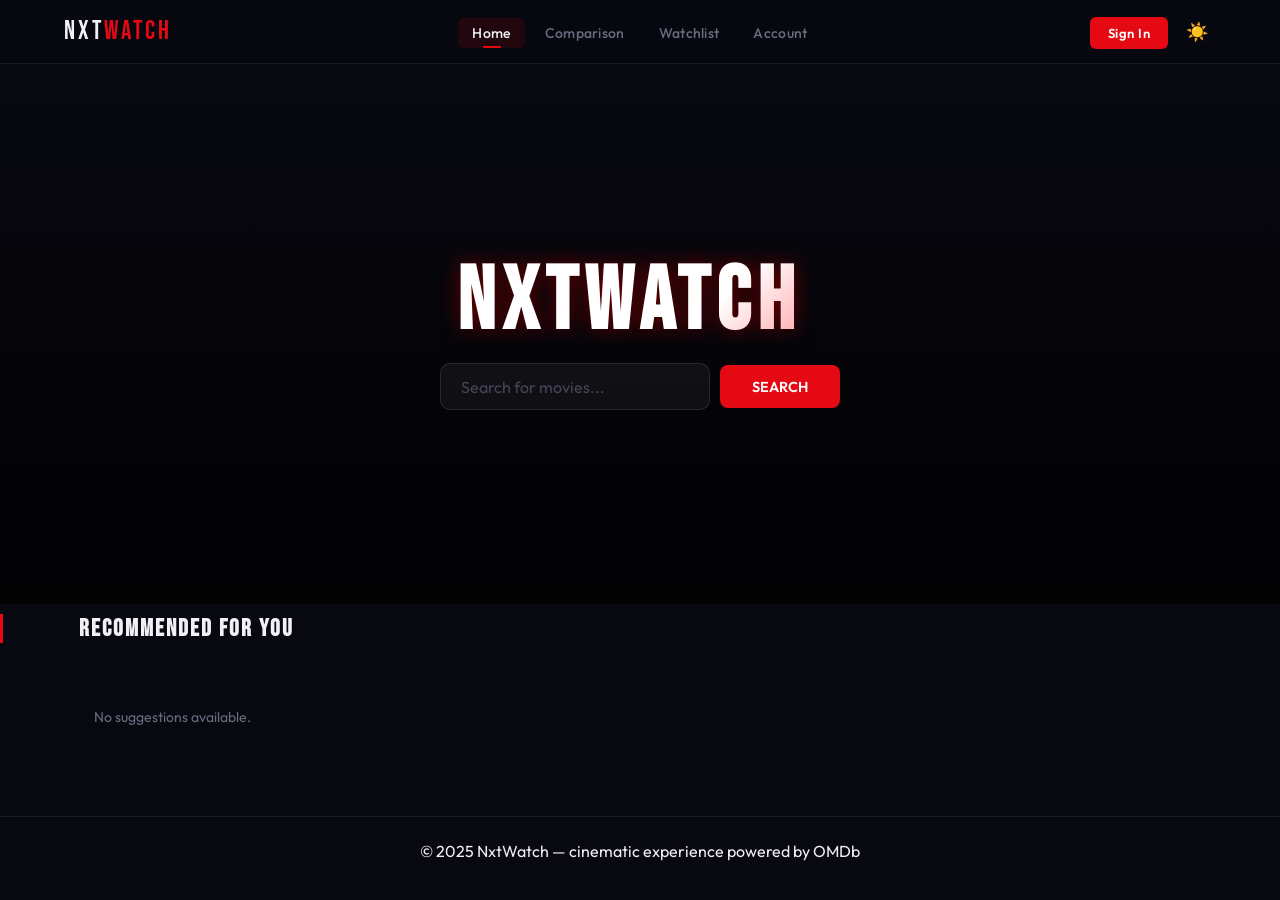
<file: index.html>
<!DOCTYPE html>
<html lang="en">
<head>
    <meta charset="UTF-8">
    <meta name="viewport" content="width=device-width, initial-scale=1.0, viewport-fit=cover">
    <title>NxtWatch - Stream｜Compare｜Watchlist</title>
    <link rel="stylesheet" href="css/base.css">
    <link rel="stylesheet" href="css/home.css">
    <link href="https://fonts.googleapis.com/css2?family=Bebas+Neue&family=Outfit:wght@300;400;500;600;700;800&display=swap" rel="stylesheet">
</head>
<body>

    <!-- شريط التنقل القياسي الموحد -->
    <nav class="navbar">
        <div class="logo">NXT<span>WATCH</span></div>
        <ul class="nav-links">
            <li><a href="index.html" class="active">Home</a></li>
            <li><a href="comparison.html">Comparison</a></li>
            <li><a href="watchlist.html">Watchlist</a></li>
            <li><a href="account.html">Account</a></li>

        </ul>
        <div class="navbar-right">
            <div id="userArea"></div>
            <button class="theme-toggle-nav" onclick="toggleTheme()">🌙</button>
        </div>
    </nav>

    <!-- قسم الهيرو (يأتي بعد الشريط) -->
   <!-- قسم الهيرو (يأتي بعد الشريط) -->
<header class="hero-section-home">
    <video autoplay loop muted playsinline class="hero-video-bg">
        <!-- تريلر سينمائي HD من نفس السيرفر المضمون -->
        <source src="https://www.w3schools.com/howto/rain.mp4" type="video/mp4">
    </video>
    
    <div class="hero-video-overlay"></div>

    <div class="hero-content">
        <h1 class="mega-title">NXTWATCH</h1>
        <div class="search-box-hero">
            <input type="text" id="globalSearchInput" placeholder="Search for movies...">
            <button id="heroSearchBtn">SEARCH</button>
        </div>
    </div>
</header>
    <section class="suggested-section">
        <h2 class="section-title"> Recommended for you</h2>
        <div id="suggestedGrid" class="movie-grid"></div>
    </section>

    <main>
        <div id="searchResultsArea" style="display: none;">
            <h2 class="section-title" id="searchResultTitle">loading results</h2>
            <div id="movieGrid" class="movie-grid"></div>
        </div>
    </main>

    <footer>
        <p>© 2025 NxtWatch — cinematic experience powered by OMDb</p>
    </footer>

    <script src="js/core.js"></script>
    <script src="js/home.js"></script>
</body>
</html>
</file>
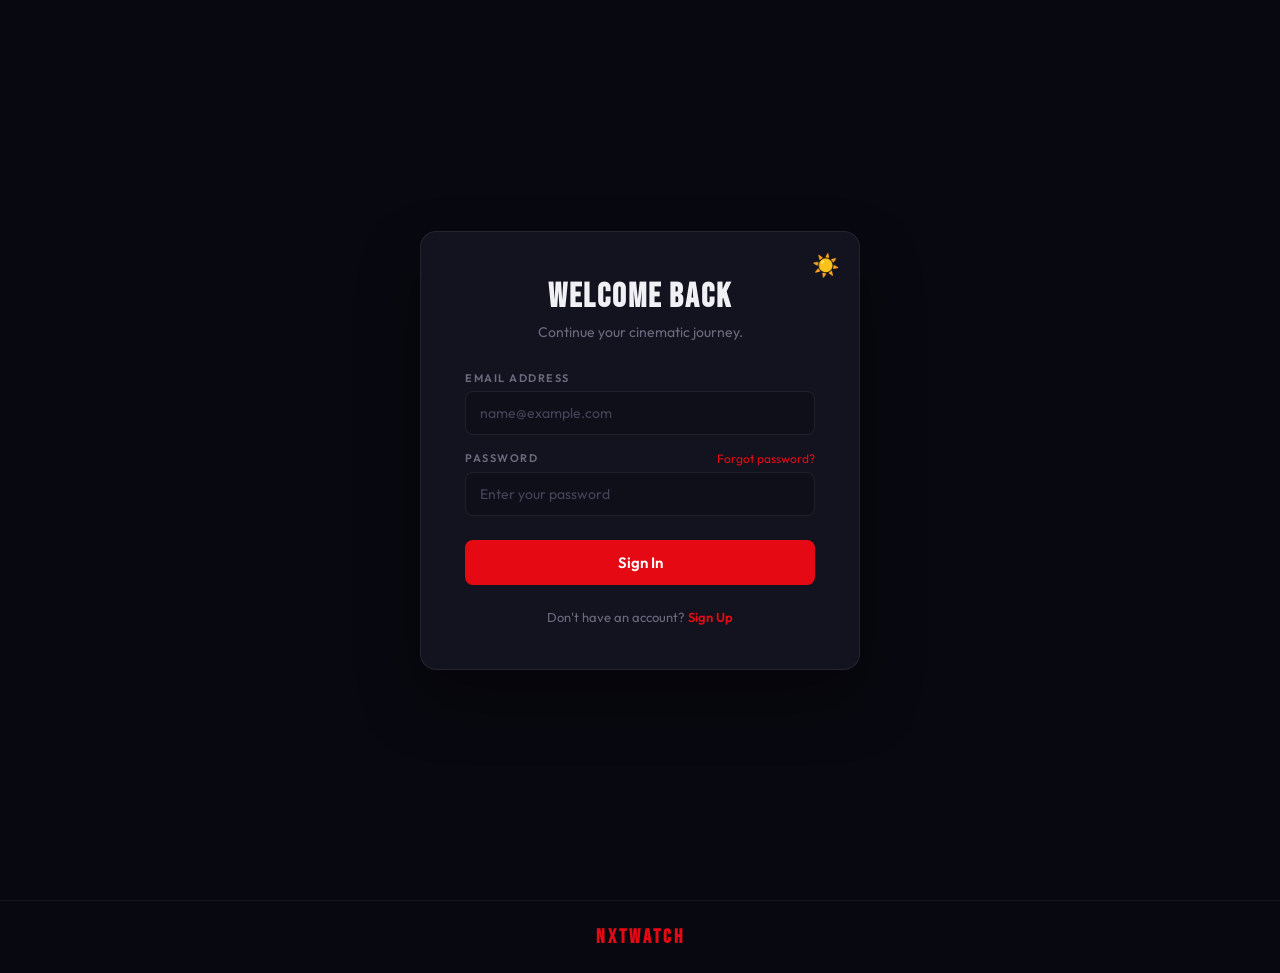
<file: account.html>
<!DOCTYPE html>
<html lang="en">
<head>
    <meta charset="UTF-8">
    <meta name="viewport" content="width=device-width, initial-scale=1.0">
    <title>NxtWatch - My Account</title>
    <link rel="stylesheet" href="css/base.css">
     <link rel="stylesheet" href="css/account.css">
    
    <link href="https://fonts.googleapis.com/css2?family=Bebas+Neue&family=Outfit:wght@300;400;500;600;700&display=swap" rel="stylesheet">
</head>
<body>
    <nav class="navbar">
        <div class="logo">NXT<span>WATCH</span></div>
        <ul class="nav-links">
            <li><a href="index.html">Main</a></li>
            <li><a href="comparison.html">Comparison</a></li>
            <li><a href="watchlist.html">Watchlist</a></li>
            <li><a href="account.html" class="active">Account</a></li>
        </ul>
        <div class="navbar-right">
            <div id="userArea"></div>
            <button class="theme-toggle-nav" onclick="toggleTheme()">🌙</button>
        </div>
    </nav>

    <div class="account-container">
        <div class="profile-header" id="profileHeader"></div>
        <div class="stats-row" id="statsRow" style="justify-content: center;"></div>

        <section class="my-watchlist-section">
            <div class="section-header">
                <h2>My Watchlist</h2>
                <a href="watchlist.html">Manage →</a>
            </div>
            <div id="watchlistAccountGrid" class="watchlist-grid"></div>
        </section>

        <section class="settings-section">
            <h2>Account Settings</h2>
            <div class="settings-form">
                <div class="form-group">
                    <label>FULL NAME</label>
                    <input type="text" id="accountFullName">
                </div>
                <div class="form-group">
                    <label>EMAIL ADDRESS</label>
                    <input type="email" id="accountEmail">
                </div>
                <button class="save-btn" id="saveAccountBtn">Save Changes</button>
            </div>
        </section>
    </div>
    
    <script src="js/core.js"></script>
    <script>
        function getWatchlistKey() {
            const currentUser = JSON.parse(localStorage.getItem('currentUser'));
            if (currentUser && currentUser.email) {
                return 'watchlist_' + currentUser.email;
            }
            return 'watchlist_guest';
        }
        function getWatchlist() {
            return JSON.parse(localStorage.getItem(getWatchlistKey()) || '[]');
        }
        function loadAccountPage() {
            const currentUser = JSON.parse(localStorage.getItem('currentUser'));
            if (!currentUser) {
                window.location.href = "login.html";
                return;
            }
            const users = JSON.parse(localStorage.getItem('users')) || [];
            const userData = users.find(u => u.email === currentUser.email) || currentUser;
            if (!userData || !userData.fullname) {
                alert("User data error. Please log in again.");
                localStorage.removeItem('currentUser');
                window.location.href = "login.html";
                return;
            }
            const firstName = userData.fullname.split(' ')[0];
            const initial = firstName.charAt(0).toUpperCase();
            document.getElementById('profileHeader').innerHTML = `
                <div class="profile-avatar"><div class="avatar-large">${initial}</div></div>
                <div class="profile-info"><h1>${userData.fullname}</h1><p>${userData.email}</p></div>
            `;
            const watchlistCount = getWatchlist().length;
            document.getElementById('statsRow').innerHTML = `
                <div class="stat-card single-stat"><span> My Watchlist</span><strong>${watchlistCount}</strong><p>movies saved</p></div>
            `;
            const watchlist = getWatchlist();
            const watchlistGrid = document.getElementById('watchlistAccountGrid');
            if (watchlist.length === 0) {
                watchlistGrid.innerHTML = '<p class="empty-watchlist">Your watchlist is empty. Add movies from the <a href="index.html">home page</a>.</p>';
            } else {
                watchlistGrid.innerHTML = '';
                watchlist.slice(0, 6).forEach(movie => {
                    const card = document.createElement('div');
                    card.className = 'watchlist-card';
                    card.onclick = () => window.location.href = `details.html?id=${movie.imdbID}`;
                    card.innerHTML = `
                        <img src="${movie.Poster !== 'N/A' ? movie.Poster : 'https://via.placeholder.com/160x240?text=No+Poster'}" alt="${movie.Title}">
                        <div class="watchlist-card-info"><h4>${movie.Title}</h4><p>${movie.Year}</p></div>
                    `;
                    watchlistGrid.appendChild(card);
                });
                if (watchlist.length > 6) {
                    const moreLink = document.createElement('div');
                    moreLink.className = 'more-link';
                    moreLink.innerHTML = '<a href="watchlist.html">+ see all ' + watchlist.length + ' movies →</a>';
                    watchlistGrid.appendChild(moreLink);
                }
            }
            document.getElementById('accountFullName').value = userData.fullname;
            document.getElementById('accountEmail').value = userData.email;
        }
        function updateProfile() {
            const currentUser = JSON.parse(localStorage.getItem('currentUser'));
            if (!currentUser) return;
            let users = JSON.parse(localStorage.getItem('users')) || [];
            const index = users.findIndex(u => u.email === currentUser.email);
            if (index !== -1) {
                users[index].fullname = document.getElementById('accountFullName').value.trim();
                users[index].email = document.getElementById('accountEmail').value.trim();
                localStorage.setItem('users', JSON.stringify(users));
                localStorage.setItem('currentUser', JSON.stringify({ email: users[index].email, fullname: users[index].fullname }));
                alert('Profile updated successfully!');
                loadAccountPage();
            } else {
                alert('User not found in database.');
            }
        }
        document.addEventListener('DOMContentLoaded', function() {
            document.getElementById('saveAccountBtn').addEventListener('click', updateProfile);
            loadAccountPage();
        });
    </script>
</body>
</html>
</file>
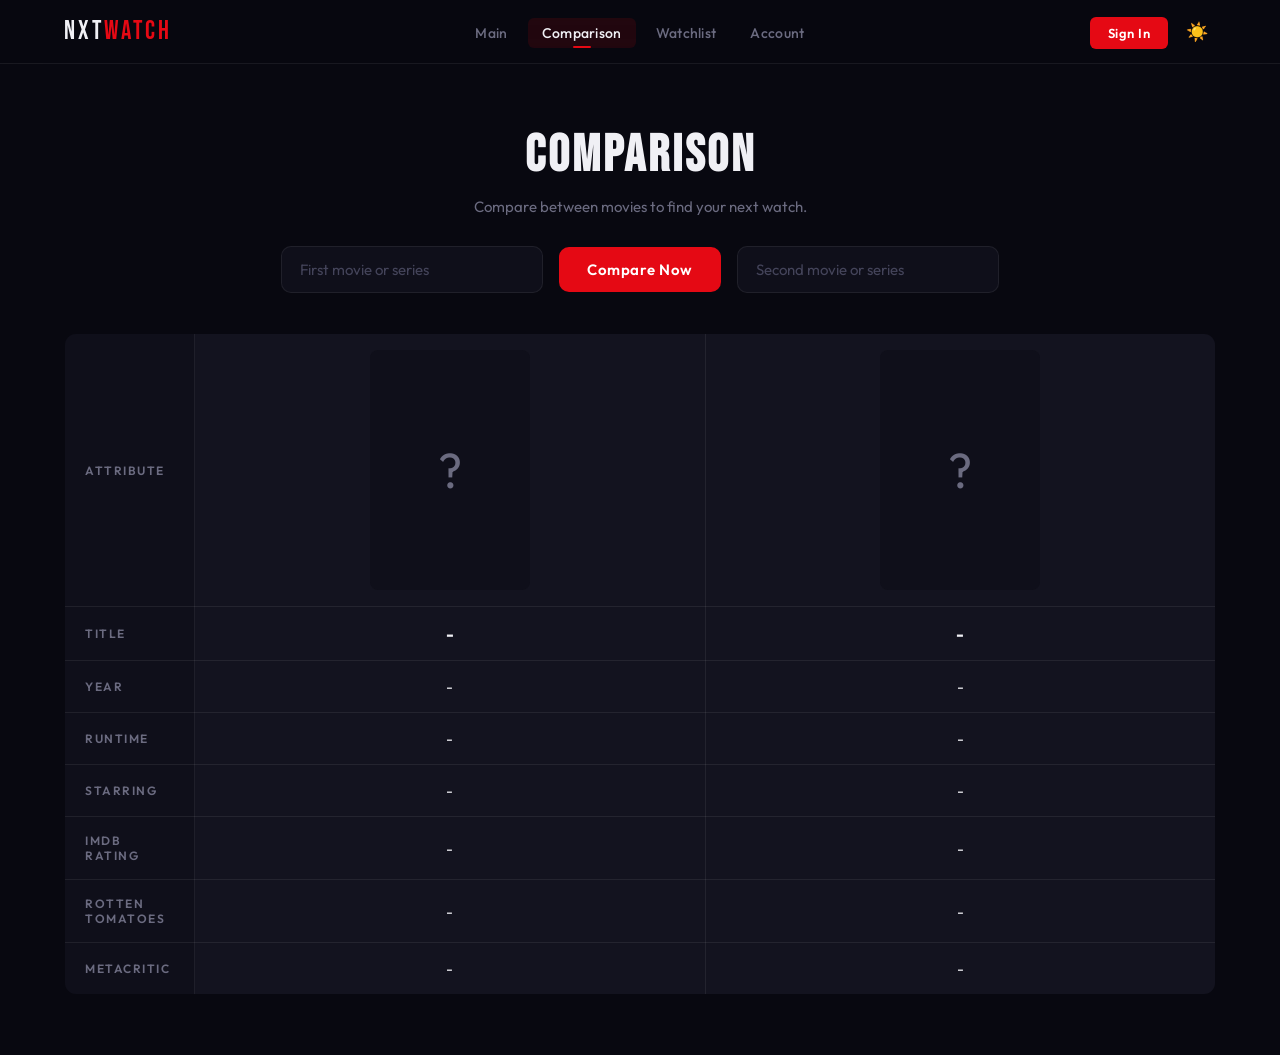
<file: comparison.html>
<!DOCTYPE html>
<html lang="en">
<head>
    <meta charset="UTF-8">
    <meta name="viewport" content="width=device-width, initial-scale=1.0">
    <title>NxtWatch - Comparison</title>
    <link rel="stylesheet" href="css/base.css">
    <link rel="stylesheet" href="css/comparison.css">
    <link href="https://fonts.googleapis.com/css2?family=Bebas+Neue&family=Outfit:wght@300;400;600&display=swap" rel="stylesheet">
</head>
<body>
    <nav class="navbar">
        <div class="logo">NXT<span>WATCH</span></div>
        <ul class="nav-links">
            <li><a href="index.html">Main</a></li>
            <li><a href="comparison.html" class="active">Comparison</a></li>
            <li><a href="watchlist.html">Watchlist</a></li>
            <li><a href="account.html">Account</a></li>
        </ul>
        <div class="navbar-right">
            <div id="userArea"></div>
            <button class="theme-toggle-nav" onclick="toggleTheme()">🌙</button>
        </div>
    </nav>

    <main style="padding: 60px 5%; text-align: center;">
        <h1 style="font-family: 'Bebas Neue', sans-serif; font-size: 52px; letter-spacing: 3px; margin: 0 0 10px;">COMPARISON</h1>
        <p class="subtitle">Compare between movies to find your next watch.</p>
        <div class="search-bar">
            <div class="input-wrap"><input type="text" id="movieInput1" placeholder="First movie or series" onkeydown="if(event.key==='Enter') startComparison()"></div>
            <button class="compare-btn" onclick="startComparison()">Compare Now</button>
            <div class="input-wrap"><input type="text" id="movieInput2" placeholder="Second movie or series" onkeydown="if(event.key==='Enter') startComparison()"></div>
        </div>
        <table class="comparison-table">
            <thead><tr><th>ATTRIBUTE</th><td id="poster1"><div class="poster-placeholder">?</div></td><td id="poster2"><div class="poster-placeholder">?</div></td></tr>
            <tr><th>Title</th><td id="title1" class="movie-name">-</td><td id="title2" class="movie-name">-</td></tr></thead>
            <tbody>
                <tr><th>Year</th><td id="year1">-</td><td id="year2">-</td></tr>
                <tr><th>Runtime</th><td id="time1">-</td><td id="time2">-</td></tr>
                <tr><th>Starring</th><td id="cast1">-</td><td id="cast2">-</td></tr>
            </tbody>
        <tr>
    <th>IMDb Rating</th>
    <td id="imdb1">-</td>
    <td id="imdb2">-</td>
</tr>
<tr>
    <th>Rotten Tomatoes</th>
    <td id="rotten1">-</td>
    <td id="rotten2">-</td>
</tr>
<tr>
    <th>Metacritic</th>
    <td id="meta1">-</td>
    <td id="meta2">-</td>
</tr>
        </table>
    </main>

    <script src="js/core.js"></script>
    <script src="js/compare.js"></script>
</body>
</html>
</file>
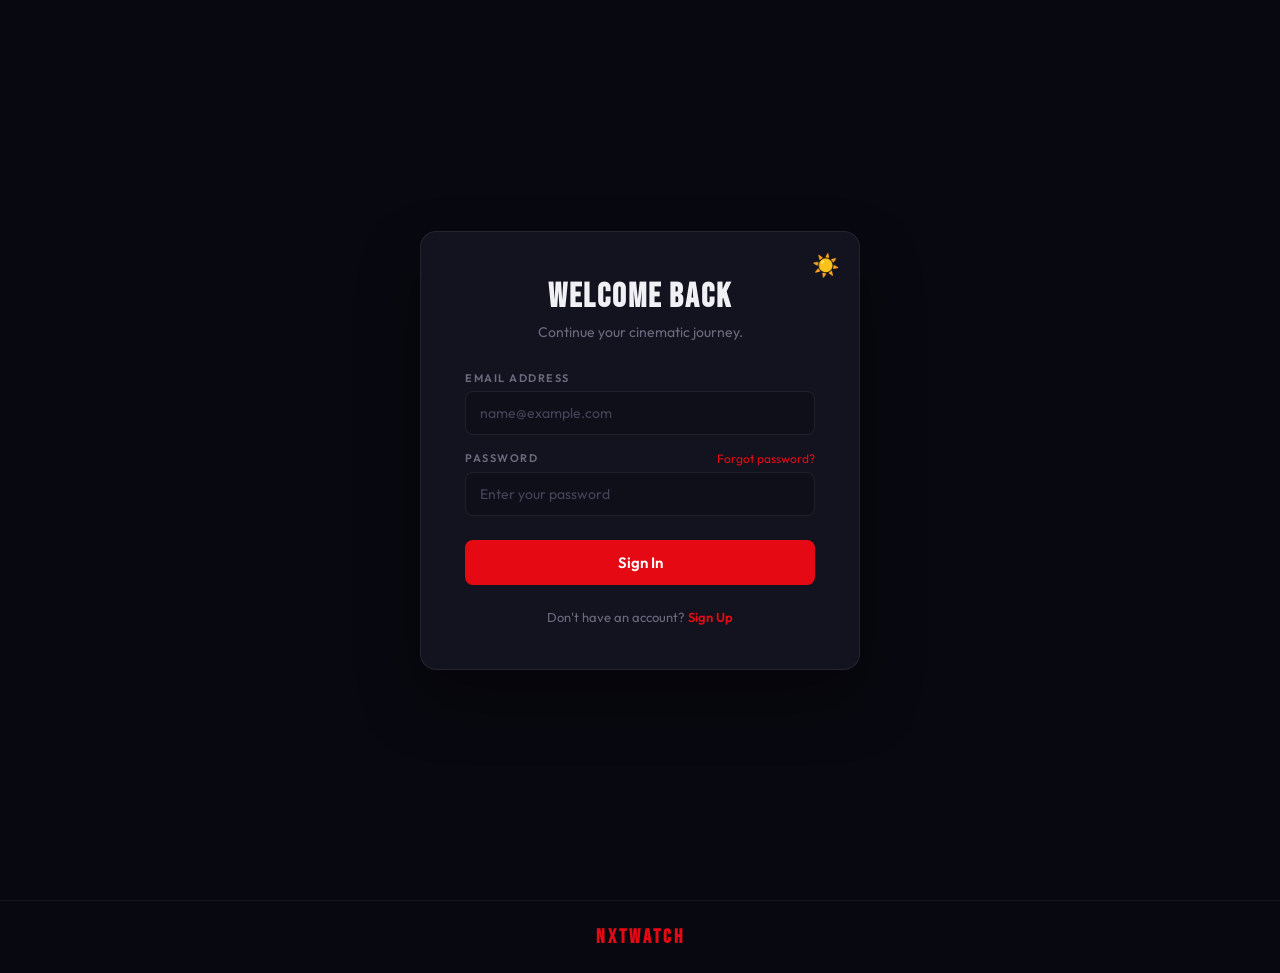
<file: login.html>
<!DOCTYPE html>
<html lang="en">
<head>
    <meta charset="UTF-8">
    <meta name="viewport" content="width=device-width, initial-scale=1.0">
    <title>NxtWatch - Sign In</title>
    <link rel="stylesheet" href="css/base.css">
    <link rel="stylesheet" href="css/auth.css">

    <link href="https://fonts.googleapis.com/css2?family=Bebas+Neue&family=Outfit:wght@300;400;600&display=swap" rel="stylesheet">
</head>
<body>
    <main class="auth-screen">
        <div class="auth-card">
            <button id="themeToggleBtn" class="theme-toggle-btn" onclick="toggleTheme()">☀️</button>
            <h2>Welcome Back</h2>
            <p class="auth-subtitle">Continue your cinematic journey.</p>

            <div class="field-group">
                <label class="field-label">EMAIL ADDRESS</label>
                <input type="email" id="loginEmail" placeholder="name@example.com" required>
            </div>

            <div class="field-group">
                <div class="field-label-row">
                    <label class="field-label">PASSWORD</label>
                    <a href="#" class="forgot-link">Forgot password?</a>
                </div>
                <input type="password" id="loginPassword" placeholder="Enter your password" required>
            </div>

            <button class="btn-main" onclick="handleLogin()" style="width: 100%; margin-top: 8px;">Sign In</button>


            <p class="auth-footer-text">Don't have an account? <a href="register.html" class="signup-link">Sign Up</a></p>
        </div>
    </main>

    <footer>
        <div class="footer-container">
            <div class="footer-center">
                <h3>NXTWATCH</h3>
            </div>
        </div>
    </footer>

    <script src="js/core.js"></script>
    <script>
        if (!localStorage.getItem('users')) {
            localStorage.setItem('users', JSON.stringify([]));
        }

        function handleLogin() {
            const email = document.getElementById('loginEmail').value.trim();
            const password = document.getElementById('loginPassword').value;

            if (!email || !password) {
                alert("Please fill in all fields.");
                return;
            }

            const users = JSON.parse(localStorage.getItem('users'));
            const foundUser = users.find(user => user.email === email && user.password === password);

            if (foundUser) {
                localStorage.setItem('currentUser', JSON.stringify({
                    email: foundUser.email,
                    fullname: foundUser.fullname
                }));
                alert(`Welcome back, ${foundUser.fullname}!`);
                window.location.href = "index.html";
            } else {
                alert("Invalid email or password. Please try again or sign up.");
            }
        }
    </script>
</body>
</html>
</file>
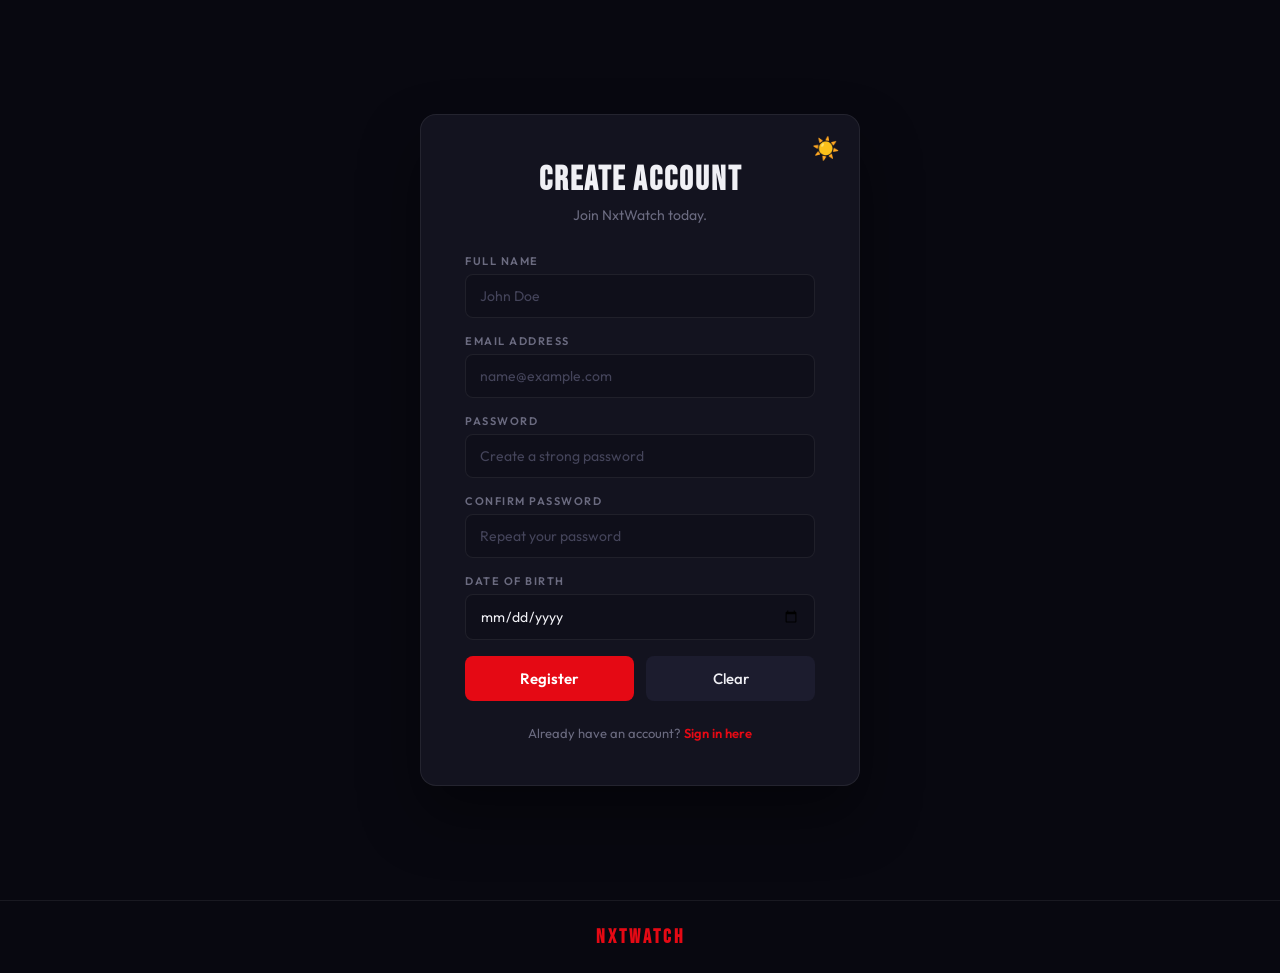
<file: register.html>
<!DOCTYPE html>
<html lang="en">
<head>
    <meta charset="UTF-8">
    <meta name="viewport" content="width=device-width, initial-scale=1.0">
    <title>NxtWatch - Sign Up</title>
    <link rel="stylesheet" href="css/base.css">
    <link rel="stylesheet" href="css/auth.css">

    <link href="https://fonts.googleapis.com/css2?family=Bebas+Neue&family=Outfit:wght@300;400;600&display=swap" rel="stylesheet">
</head>
<body>
    <main class="auth-screen">
        <div class="auth-card">
            <button id="themeToggleBtn" class="theme-toggle-btn" onclick="toggleTheme()">☀️</button>
            <h2>Create Account</h2>
            <p class="auth-subtitle">Join NxtWatch today.</p>

            <form id="registerForm" onsubmit="event.preventDefault(); handleRegister()">
                <div class="field-group">
                    <label class="field-label">FULL NAME</label>
                    <input type="text" id="fullname" placeholder="John Doe" required>
                </div>
                <div class="field-group">
                    <label class="field-label">EMAIL ADDRESS</label>
                    <input type="email" id="regEmail" placeholder="name@example.com" required>
                </div>
                <div class="field-group">
                    <label class="field-label">PASSWORD</label>
                    <input type="password" id="regPassword" placeholder="Create a strong password" required>
                </div>
                <div class="field-group">
                    <label class="field-label">CONFIRM PASSWORD</label>
                    <input type="password" id="confirmPassword" placeholder="Repeat your password" required>
                </div>
                <div class="field-group">
                    <label class="field-label">DATE OF BIRTH</label>
                    <input type="date" id="dob">
                </div>
                <div class="button-group">
                    <button type="submit" class="btn-main">Register</button>
                    <button type="reset" class="btn-reset" onclick="document.getElementById('registerForm').reset()">Clear</button>
                </div>
            </form>

            <p class="auth-footer-text">Already have an account? <a href="login.html" class="signup-link">Sign in here</a></p>
        </div>
    </main>

    <footer>
        <div class="footer-container">
            <div class="footer-center">
                <h3>NXTWATCH</h3>
            </div>
        </div>
    </footer>

    <script src="js/core.js"></script>
    <script>
        if (!localStorage.getItem('users')) {
            localStorage.setItem('users', JSON.stringify([]));
        }

        function handleRegister() {
            const fullname = document.getElementById('fullname').value.trim();
            const email = document.getElementById('regEmail').value.trim();
            const password = document.getElementById('regPassword').value;
            const confirm = document.getElementById('confirmPassword').value;
            const dob = document.getElementById('dob').value;

            if (!fullname || !email || !password || !confirm) {
                alert("Please fill in all fields.");
                return;
            }
            if (password !== confirm) {
                alert("Passwords do not match.");
                return;
            }
            if (password.length < 6) {
                alert("Password must be at least 6 characters.");
                return;
            }

            let users = JSON.parse(localStorage.getItem('users'));
            if (users.some(user => user.email === email)) {
                alert("This email is already registered. Please sign in.");
                return;
            }

            users.push({
                fullname: fullname,
                email: email,
                password: password,
                dob: dob || "",
                watchlist: []
            });
            localStorage.setItem('users', JSON.stringify(users));

            alert("Registration successful! Please sign in.");
            window.location.href = "login.html";
        }
    </script>
</body>
</html>
</file>
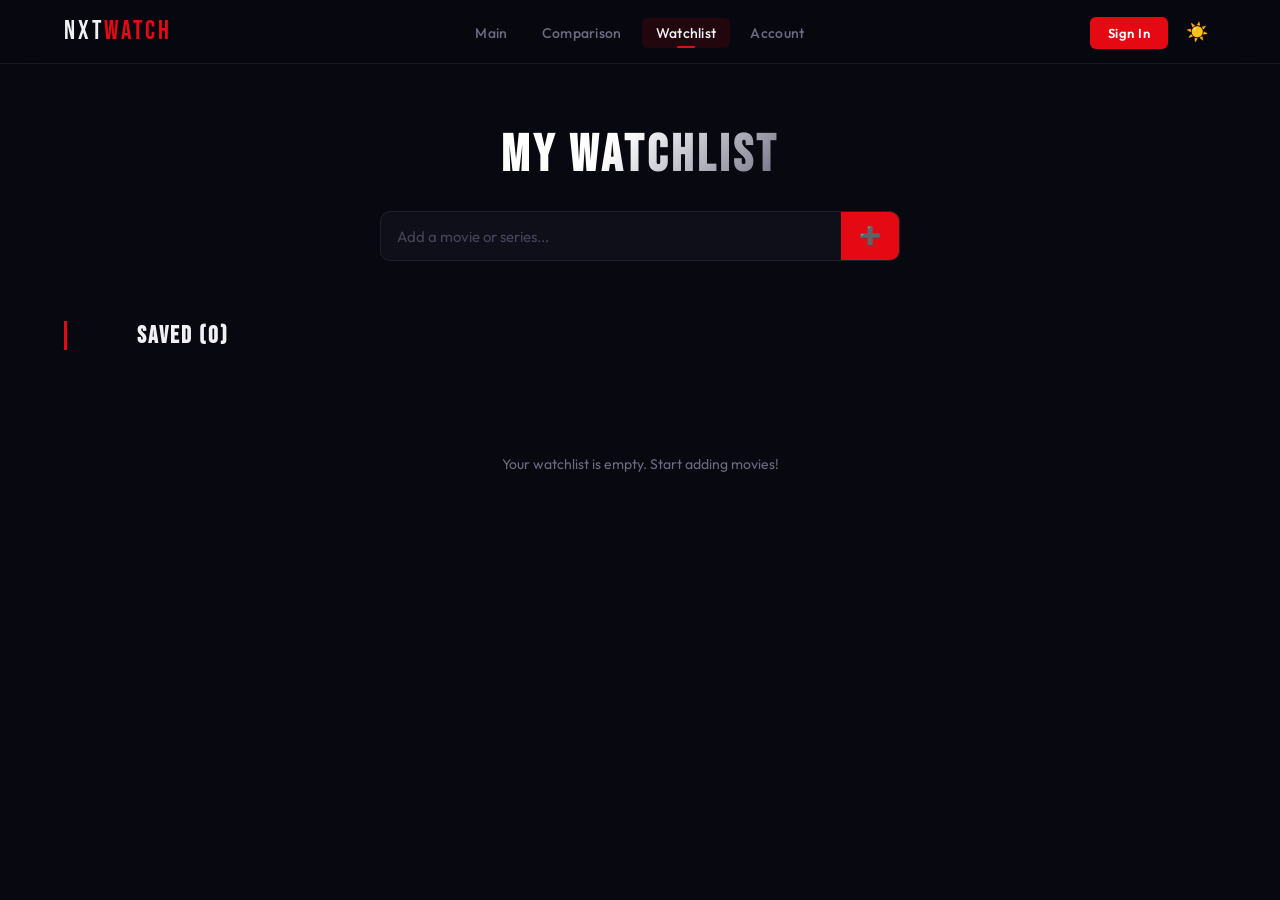
<file: watchlist.html>
<!DOCTYPE html>
<html lang="en">
<head>
    <meta charset="UTF-8">
    <meta name="viewport" content="width=device-width, initial-scale=1.0">
    <title>NxtWatch - Watchlist</title>
    <link rel="stylesheet" href="css/base.css">
    <link href="https://fonts.googleapis.com/css2?family=Bebas+Neue&family=Outfit:wght@300;400;600;700&display=swap" rel="stylesheet">
</head>
<body>
    <nav class="navbar">
        <div class="logo">NXT<span>WATCH</span></div>
        <ul class="nav-links">
            <li><a href="index.html">Main</a></li>
            <li><a href="comparison.html">Comparison</a></li>
            <li><a href="watchlist.html" class="active">Watchlist</a></li>
            <li><a href="account.html">Account</a></li>
        </ul>
        <div class="navbar-right">
            <div id="userArea"></div>
            <button class="theme-toggle-nav" onclick="toggleTheme()">🌙</button>
        </div>
    </nav>

    <header class="hero-section">
        <h1>My Watchlist</h1>
        <div class="search-container">
            <input type="text" id="watchInput" placeholder="Add a movie or series..." onkeydown="if(event.key==='Enter') addToWatchlist()">
            <button onclick="addToWatchlist()" class="search-btn">➕</button>
        </div>
    </header>

    <section class="watchlist-section" style="padding: 10px 5% 40px;">
        <h2 class="section-title">Saved (<span id="count">0</span>)</h2>
        <div id="watchlistGrid" class="movie-grid"></div>
        <p id="emptyMsg" class="empty-msg">Your watchlist is empty. Start adding movies!</p>
    </section>

    <script src="js/core.js"></script>
    <script src="js/watchlist.js"></script>
    <script src="js/details.js"></script>
</body>
</html>
</file>
<file: css/base.css>
/* ===== FONTS ===== */
@import url('https://fonts.googleapis.com/css2?family=Poppins:wght@400;500;600;700&display=swap');

/* ===== VARIABLES ===== */
:root {
    --red: #e50914;
    --red-dim: rgba(229,9,20,0.12);
    --bg: #080810;
    --surface: #0f0f1a;
    --card: #13131f;
    --border: rgba(255,255,255,0.07);
    --border-hover: rgba(229,9,20,0.5);
    --text: #f0f0f5;
    --muted: #6b6b80;
    --input-bg: #0f0f1a;
    --nav-bg: rgba(8,8,16,0.85);
    --placeholder: #44445a;
    --footer-bg: #080810;
    --btn-reset: #1c1c2e;
}

/* ===== RESET ===== */
*, *::before, *::after { margin:0; padding:0; box-sizing:border-box; }

html { scroll-behavior: smooth; }

body {
    background: var(--bg);
    color: var(--text);
    font-family: 'Outfit', sans-serif;
    min-height: 100vh;
    transition: background 0.4s, color 0.4s;
    -webkit-font-smoothing: antialiased;
}

/* ===== SCROLLBAR ===== */
::-webkit-scrollbar { width: 6px; }
::-webkit-scrollbar-track { background: var(--bg); }
::-webkit-scrollbar-thumb { background: var(--red); border-radius: 3px; }

/* ===== NAVBAR ===== */
.navbar {
    display: grid;
    grid-template-columns: 1fr auto 1fr;
    align-items: center;
    padding: 0 5%;
    height: 64px;
    background: var(--nav-bg);
    backdrop-filter: blur(20px);
    -webkit-backdrop-filter: blur(20px);
    border-bottom: 1px solid var(--border);
    position: sticky;
    top: 0;
    z-index: 100;
}

.logo {
    font-family: 'Bebas Neue', sans-serif;
    font-size: 26px;
    letter-spacing: 3px;
    color: var(--text);
    justify-self: start;
    text-decoration: none;
    cursor: pointer;
    transition: opacity 0.2s;
}
.logo:hover { opacity: 0.85; }
.logo span { color: var(--red); }

.nav-links {
    display: flex;
    list-style: none;
    gap: 6px;
    justify-self: center;
}
.nav-links a {
    color: var(--muted);
    text-decoration: none;
    font-size: 14px;
    font-weight: 500;
    padding: 6px 14px;
    border-radius: 6px;
    letter-spacing: 0.3px;
    transition: color 0.2s, background 0.2s;
    position: relative;
}
.nav-links a:hover { color: var(--text); background: rgba(255,255,255,0.05); }
.nav-links a.active {
    color: var(--text);
    background: var(--red-dim);
}
.nav-links a.active::after {
    content: '';
    position: absolute;
    bottom: 0; left: 50%; transform: translateX(-50%);
    width: 18px; height: 2px;
    background: var(--red);
    border-radius: 2px;
}

.navbar-right {
    display: flex;
    align-items: center;
    gap: 10px;
    justify-self: end;
}

/* transparent nav for landing */
.transparent-nav {
    background: transparent;
    border-bottom-color: transparent;
}

/* ===== LOGIN BTN ===== */
.login-btn {
    background: var(--red);
    color: white;
    padding: 8px 18px;
    border-radius: 6px;
    text-decoration: none;
    font-weight: 600;
    font-size: 13px;
    letter-spacing: 0.5px;
    transition: background 0.2s, transform 0.15s;
    border: none;
    cursor: pointer;
}
.login-btn:hover { background: #c0070f; transform: translateY(-1px); }

/* ===== AVATAR & DROPDOWN ===== */
.user-avatar { position: relative; cursor: pointer; }
.avatar-circle {
    width: 38px; height: 38px;
    background: var(--red);
    border-radius: 50%;
    display: flex; align-items: center; justify-content: center;
    font-weight: 700; font-size: 15px; color: white;
    text-transform: uppercase;
    transition: transform 0.2s, box-shadow 0.2s;
    box-shadow: 0 0 0 0 rgba(229,9,20,0);
}
.avatar-circle:hover {
    transform: scale(1.08);
    box-shadow: 0 0 0 3px rgba(229,9,20,0.3);
}
.dropdown-menu {
    position: absolute; top: 48px; right: 0;
    background: var(--card);
    border: 1px solid var(--border);
    border-radius: 10px;
    width: 170px;
    box-shadow: 0 16px 40px rgba(0,0,0,0.5);
    display: none; flex-direction: column;
    z-index: 1000; overflow: hidden;
    animation: dropIn 0.15s ease;
}
@keyframes dropIn {
    from { opacity:0; transform: translateY(-6px); }
    to   { opacity:1; transform: translateY(0); }
}
.dropdown-menu.show { display: flex; }
.dropdown-menu a, .dropdown-menu button {
    padding: 11px 16px;
    text-decoration: none;
    color: var(--text);
    font-size: 14px;
    transition: background 0.15s;
    border: none; background: none;
    text-align: left; cursor: pointer; width: 100%;
}
.dropdown-menu a:hover, .dropdown-menu button:hover { background: rgba(255,255,255,0.05); }
.dropdown-menu hr { margin: 0; border: none; border-top: 1px solid var(--border); }

/* ===== THEME TOGGLE ===== */
.theme-toggle-nav, .theme-toggle-btn {
    background: none; border: none;
    font-size: 18px; cursor: pointer;
    width: 38px; height: 38px;
    border-radius: 50%;
    transition: background 0.2s, transform 0.2s;
    color: var(--text);
    display: inline-flex; align-items: center; justify-content: center;
    flex-shrink: 0;
}
.theme-toggle-nav:hover { background: rgba(255,255,255,0.08); transform: rotate(15deg); }

/* ===== HERO (home/search/watchlist) ===== */
.hero-section {
    padding: 60px 5% 40px;
    text-align: center;
    display: flex; flex-direction: column; align-items: center;
}
.hero-section h1 {
    font-family: 'Bebas Neue', sans-serif;
    font-size: 52px; letter-spacing: 4px;
    margin-bottom: 24px;
    background: linear-gradient(135deg, #fff 40%, var(--muted));
    -webkit-background-clip: text; -webkit-text-fill-color: transparent;
    background-clip: text;
}

/* ===== SEARCH BAR ===== */
.search-container {
    display: flex; align-items: center;
    width: 100%; max-width: 520px;
    background: var(--input-bg);
    border: 1px solid var(--border);
    border-radius: 10px;
    overflow: hidden;
    transition: border-color 0.25s, box-shadow 0.25s;
}
.search-container:focus-within {
    border-color: var(--red);
    box-shadow: 0 0 0 3px rgba(229,9,20,0.12);
}
.search-container input, #searchInput, #watchInput {
    flex: 1;
    background: transparent; border: none; outline: none;
    color: var(--text);
    font-family: 'Outfit', sans-serif;
    font-size: 15px; padding: 13px 16px;
}
.search-btn {
    background: var(--red); border: none; cursor: pointer;
    padding: 13px 18px;
    display: flex; align-items: center; justify-content: center;
    color: white;
    transition: background 0.2s;
    font-size: 18px;
}
.search-btn:hover { background: #c0070f; }

/* ===== SECTION TITLE ===== */
.section-title {
    font-family: 'Bebas Neue', sans-serif;
    font-size: 24px; letter-spacing: 2px;
    color: var(--text);
    padding: 0 5%; margin: 10px 0 15px;
    border-left: 3px solid var(--red);
    padding-left: calc(5% + 12px);
}

/* ===== MOVIE GRID & CARDS ===== */
.movie-grid {
    display: grid;
    grid-template-columns: repeat(auto-fill, minmax(180px, 1fr));
    gap: 16px;
    padding: 10px 5% 40px;
}
.movie-card {
    background: var(--card);
    border: 1px solid var(--border);
    border-radius: 10px;
    overflow: hidden;
    cursor: pointer;
    transition: transform 0.25s cubic-bezier(.34,1.56,.64,1),
                border-color 0.25s, box-shadow 0.25s;
    position: relative;
}
.movie-card:hover {
    border-color: var(--border-hover);
    transform: translateY(-5px) scale(1.02);
    box-shadow: 0 20px 40px rgba(0,0,0,0.4), 0 0 0 1px rgba(229,9,20,0.15);
}
.movie-card img {
    width: 100%; display: block;
    aspect-ratio: 2/3; object-fit: cover;
    transition: filter 0.25s;
}
.movie-card:hover img { filter: brightness(1.05); }
.movie-info { padding: 12px; }
.movie-info h3 {
    font-size: 13px; font-weight: 600; margin: 0 0 3px;
    white-space: nowrap; overflow: hidden; text-overflow: ellipsis;
    color: var(--text);
}
.movie-info p { font-size: 12px; color: var(--muted); margin: 0; }

/* skeleton loader card */
.skeleton-card {
    background: var(--card);
    border: 1px solid var(--border);
    border-radius: 10px;
    overflow: hidden;
}
.skeleton-poster {
    width: 100%; aspect-ratio: 2/3;
    background: linear-gradient(90deg, var(--card) 25%, var(--surface) 50%, var(--card) 75%);
    background-size: 200% 100%;
    animation: shimmer 1.4s infinite;
}
.skeleton-info { padding: 12px; display: flex; flex-direction: column; gap: 6px; }
.skeleton-line {
    height: 10px; border-radius: 4px;
    background: linear-gradient(90deg, var(--card) 25%, var(--surface) 50%, var(--card) 75%);
    background-size: 200% 100%;
    animation: shimmer 1.4s infinite;
}
.skeleton-line.short { width: 50%; }
@keyframes shimmer {
    0%   { background-position: 200% 0; }
    100% { background-position: -200% 0; }
}

/* ===== REMOVE BUTTON ===== */
.remove-btn {
    position: absolute; top: 8px; right: 8px;
    background: rgba(229,9,20,0.9);
    border: none; color: white;
    width: 26px; height: 26px;
    border-radius: 50%; font-size: 12px; cursor: pointer;
    display: flex; align-items: center; justify-content: center;
    opacity: 0; transition: opacity 0.2s, transform 0.2s;
    z-index: 2;
}
.movie-card:hover .remove-btn { opacity: 1; }
.remove-btn:hover { transform: scale(1.15); }

/* ===== WATCHLIST SEARCH RESULTS ===== */
.results-grid { width: 100%; max-width: 820px; margin: 20px auto 0; }
.results-label {
    color: var(--muted); font-size: 13px; margin-bottom: 12px;
    text-align: left; font-weight: 500; letter-spacing: 0.5px;
}
.results-cards {
    display: flex; gap: 12px; flex-wrap: wrap;
    justify-content: center;
}
.result-card {
    display: flex; align-items: center; gap: 12px;
    background: var(--card); border: 1px solid var(--border);
    border-radius: 10px; padding: 10px 14px; cursor: pointer;
    transition: border-color 0.2s, background 0.2s, transform 0.2s;
    flex: 1; min-width: 220px; max-width: 360px;
}
.result-card:hover {
    border-color: var(--red); background: var(--surface);
    transform: translateY(-2px);
}
.result-poster { width: 40px; height: 58px; border-radius: 4px; object-fit: cover; flex-shrink: 0; }
.result-info { display: flex; flex-direction: column; gap: 2px; overflow: hidden; }
.result-title { font-size: 14px; font-weight: 600; white-space: nowrap; overflow: hidden; text-overflow: ellipsis; color: var(--text); }
.result-year { font-size: 12px; color: var(--muted); }
.empty-msg { text-align: center; color: var(--muted); font-size: 14px; padding: 40px 0; }

/* ===== SUGGESTED SECTION ===== */
.suggested-section { padding-bottom: 10px; }

/* ===== FOOTER ===== */
footer { background: var(--footer-bg); padding: 24px 5%; border-top: 1px solid var(--border); text-align: center; margin-top: auto; }
.footer-container { display: flex; justify-content: center; }
.footer-center h3 { color: var(--red); font-size: 20px; font-family: 'Bebas Neue', sans-serif; letter-spacing: 3px; }

/* ===== INPUTS GLOBAL ===== */
input, select, textarea {
    width: 100%;
    padding: 12px 14px;
    background: var(--input-bg);
    border: 1px solid var(--border);
    border-radius: 8px;
    color: var(--text);
    font-family: 'Outfit', sans-serif;
    font-size: 14px;
    transition: border-color 0.2s, box-shadow 0.2s;
}
input:focus, select:focus, textarea:focus {
    outline: none;
    border-color: var(--red);
    box-shadow: 0 0 0 3px rgba(229,9,20,0.1);
}
input::placeholder, textarea::placeholder,
#searchInput::placeholder, #watchInput::placeholder { color: var(--placeholder); opacity: 1; }

/* ===== LIGHT MODE — Indigo/Violet Theme ===== */
body.light-mode {
    --red: #5c6ef8;
    --red-dim: rgba(92,110,248,0.1);
    --bg: #f0f2ff;
    --surface: #e6e9ff;
    --card: #ffffff;
    --border: rgba(92,110,248,0.15);
    --border-hover: rgba(92,110,248,0.55);
    --text: #1a1a2e;
    --muted: #7a7a9d;
    --input-bg: #ffffff;
    --nav-bg: rgba(240,242,255,0.92);
    --placeholder: #b0b0cc;
    --footer-bg: #e6e9ff;
    --btn-reset: #dde0ff;
}

body.light-mode {
    font-family: 'Poppins', sans-serif;
}
body.light-mode .logo,
body.light-mode .hero-section h1,
body.light-mode .section-title,
body.light-mode .info-section h1,
body.light-mode .glow-text,
body.light-mode .process-section h2,
body.light-mode .cta-section h2,
body.light-mode .feedback-main h2,
body.light-mode .settings-section h2,
body.light-mode .section-header h2,
body.light-mode .auth-card h2,
body.light-mode .side-box h3,
body.light-mode .process-card h3,
body.light-mode .feature-item h3 {
    font-family: 'Poppins', sans-serif;
    letter-spacing: 0px;
    font-weight: 700;
}
body.light-mode .logo {
    font-size: 22px;
    letter-spacing: 1px;
}
body.light-mode input,
body.light-mode select,
body.light-mode textarea,
body.light-mode button {
    font-family: 'Poppins', sans-serif;
}

body.light-mode .logo { color: #1a1a2e; }
body.light-mode .logo span { color: #5c6ef8; }

body.light-mode .navbar { border-bottom-color: rgba(92,110,248,0.2); }
body.light-mode .nav-links a.active { background: rgba(92,110,248,0.12); color: #5c6ef8; }
body.light-mode .nav-links a.active::after { background: #5c6ef8; }
body.light-mode .nav-links a:hover { background: rgba(92,110,248,0.07); color: #1a1a2e; }

body.light-mode ::-webkit-scrollbar-thumb { background: #5c6ef8; }

body.light-mode .movie-card, body.light-mode .stat-card,
body.light-mode .settings-section, body.light-mode .auth-card,
body.light-mode .feedback-main, body.light-mode .side-box,
body.light-mode .watchlist-card, body.light-mode .profile-header,
body.light-mode .process-card, body.light-mode .feature-item,
body.light-mode .comparison-table td, body.light-mode .result-card {
    box-shadow: 0 4px 18px rgba(92,110,248,0.08);
}

body.light-mode .movie-card:hover {
    box-shadow: 0 16px 36px rgba(92,110,248,0.18), 0 0 0 1px rgba(92,110,248,0.2);
}

body.light-mode .login-btn,
body.light-mode .btn-main,
body.light-mode .save-btn,
body.light-mode .search-btn,
body.light-mode .compare-btn,
body.light-mode .watchlist-action-btn,
body.light-mode .cta-button {
    background: linear-gradient(135deg, #5c6ef8, #8b5cf6);
    border-radius: 50px !important;
    box-shadow: 0 4px 16px rgba(92,110,248,0.35);
    border: none;
    color: white;
}
body.light-mode .login-btn:hover,
body.light-mode .btn-main:hover,
body.light-mode .save-btn:hover,
body.light-mode .search-btn:hover,
body.light-mode .compare-btn:hover,
body.light-mode .watchlist-action-btn:hover,
body.light-mode .cta-button:hover {
    background: linear-gradient(135deg, #4a5be8, #7c4de6);
    box-shadow: 0 6px 24px rgba(92,110,248,0.45);
    transform: translateY(-2px);
}

body.light-mode .btn-reset { background: #dde0ff; color: #5c6ef8; border-radius: 50px !important; }
body.light-mode .btn-reset:hover { background: #ccd0ff; }

body.light-mode .search-container:focus-within,
body.light-mode .input-wrap:focus-within {
    border-color: #5c6ef8;
    box-shadow: 0 0 0 3px rgba(92,110,248,0.15);
}
body.light-mode input:focus,
body.light-mode select:focus,
body.light-mode textarea:focus {
    border-color: #5c6ef8;
    box-shadow: 0 0 0 3px rgba(92,110,248,0.12);
}

body.light-mode .section-title { border-left-color: #5c6ef8; }

body.light-mode .hero-section h1 {
    background: linear-gradient(135deg, #1a1a2e 30%, #5c6ef8 100%);
    -webkit-background-clip: text; -webkit-text-fill-color: transparent; background-clip: text;
}
body.light-mode .glow-text {
    color: #1a1a2e;
    text-shadow: none;
    background: linear-gradient(135deg, #1a1a2e 40%, #5c6ef8);
    -webkit-background-clip: text; -webkit-text-fill-color: transparent; background-clip: text;
}
body.light-mode .hero-sub { color: rgba(26,26,46,0.55); }
body.light-mode .hero-eyebrow { color: #5c6ef8; }

body.light-mode .cta-button { box-shadow: 0 6px 28px rgba(92,110,248,0.4); }

body.light-mode .rating-chip { background: #eeeffe; border-color: rgba(92,110,248,0.2); }
body.light-mode .rating-chip:hover { border-color: #5c6ef8; }

body.light-mode .avatar-circle,
body.light-mode .avatar-large {
    background: linear-gradient(135deg, #5c6ef8, #8b5cf6);
    box-shadow: 0 0 0 3px rgba(92,110,248,0.25);
}
body.light-mode .avatar-circle:hover { box-shadow: 0 0 0 4px rgba(92,110,248,0.35); }

body.light-mode .stat-card strong { color: #5c6ef8; }

body.light-mode .section-header a,
body.light-mode .more-link a,
body.light-mode .signup-link,
body.light-mode .forgot-link,
body.light-mode .empty-watchlist a,
body.light-mode .side-box a { color: #5c6ef8; }

body.light-mode .process-label { color: #5c6ef8; }
body.light-mode .detail-item label { color: #5c6ef8; }
body.light-mode .big-rating { color: #5c6ef8; }
body.light-mode .star-rating { color: #5c6ef8; }

body.light-mode .comparison-table th { background: #eeeffe; color: #7a7a9d; }
body.light-mode .comparison-table td { background: #ffffff; }
body.light-mode .comparison-table tr:hover td { background: #f4f4ff; }
body.light-mode .comparison-table { border-color: rgba(92,110,248,0.15); }

body.light-mode .poster-placeholder { background: #e8eaff; color: #9999cc; }
body.light-mode .logos-strip, body.light-mode .process-section { background: #e6e9ff; }
body.light-mode .logos-track span { color: #7a7a9d; }
body.light-mode footer { background: #e6e9ff; }
body.light-mode .btn-social:hover { border-color: #5c6ef8; background: rgba(92,110,248,0.08); }
body.light-mode .watchlist-action-btn.added {
    background: #eeeffe !important;
    border: 1.5px solid #5c6ef8;
    color: #5c6ef8;
    box-shadow: none;
    border-radius: 50px !important;
}
body.light-mode .watchlist-action-btn.added:hover { background: rgba(92,110,248,0.12) !important; }

body.light-mode .remove-btn { background: rgba(92,110,248,0.9); }

body.light-mode .result-card:hover { border-color: #5c6ef8; }

body.light-mode .feature-item:hover,
body.light-mode .process-card:hover { border-color: rgba(92,110,248,0.4); }

body.light-mode .search-box-hero {
    background: rgba(92,110,248,0.07);
    border-color: rgba(92,110,248,0.25);
}
body.light-mode .search-box-hero:focus-within {
    border-color: #5c6ef8;
    box-shadow: 0 0 20px rgba(92,110,248,0.2);
}
body.light-mode .search-box-hero input { color: #1a1a2e; }
body.light-mode .search-box-hero input::placeholder { color: #b0b0cc; }

/* ===== RESPONSIVE ===== */
@media (max-width: 900px) {
    .process-grid { grid-template-columns: 1fr; }
    .process-card:first-child { border-radius: 14px 14px 0 0; }
    .process-card:last-child { border-radius: 0 0 14px 14px; }
}
@media (max-width: 768px) {
    .navbar { display: flex; flex-wrap: wrap; justify-content: space-between; height: auto; padding: 12px 5%; }
    .nav-links { order: 3; width: 100%; justify-content: center; margin-top: 10px; gap: 4px; }
    .navbar-right { margin-left: auto; }
    .hero-section h1 { font-size: 36px; }
    .search-container { max-width: 100%; }
    .details-container { flex-direction: column; align-items: center; }
    .details-grid { grid-template-columns: 1fr; }
    .poster-section img { width: 200px; }
    .comparison-table { font-size: 13px; }
    .comparison-table th { width: 90px; padding: 12px 10px; }
    .poster-img, .poster-placeholder { width: 120px; height: 180px; }
    .account-container { padding: 0 16px; }
    .profile-header { flex-direction: column; text-align: center; }
    .stats-row { flex-direction: column; }
    .settings-form { max-width: 100%; }
    .feedback-screen { flex-direction: column; align-items: center; }
    .feedback-side { width: 100%; }
    .input-wrap input { width: 90vw; }
    .auth-card { padding: 30px 20px; }
    .features-strip { flex-direction: column; }
    .feature-item:first-child, .feature-item:last-child, .feature-item { border-radius: 12px; }
    .glow-text { font-size: 56px; letter-spacing: 5px; }
}
@media (max-width: 700px) {
    .search-bar { flex-direction: column; align-items: center; }
    .input-wrap input { width: 90vw; }
}
</file>
<file: css/home.css>
/* ===== HOME HERO SPECIFIC ===== */
.hero-section-home {
    position: relative;
    height: 60vh;
    overflow: hidden;
    background: transparent !important;
    display: flex;
    align-items: center;
    justify-content: center;
}

.hero-video-bg {
    position: absolute;
    top: 50%;
    left: 50%;
    width: 100%;
    height: 100%;
    object-fit: cover;
    transform: translate(-50%, -50%);
    z-index: -1;
    filter: brightness(0.4);
}

.hero-video-overlay {
    position: absolute;
    inset: 0;
    background: linear-gradient(to bottom, transparent, rgba(0,0,0,0.8));
    z-index: 2;
}

.hero-content {
    position: relative;
    z-index: 10;
}

.mega-title {
    font-family: 'Bebas Neue', sans-serif;
    font-size: clamp(2.5rem, 8vw, 5.5rem); 
    background: linear-gradient(135deg, #FFFFFF 70%, #ff9ea2 100%);
    -webkit-background-clip: text;
    background-clip: text;
    color: transparent;
    text-shadow: 0 10px 30px rgba(255, 255, 255, 0); 
    letter-spacing: 7px;
    filter: drop-shadow(0 0 10px rgb(98, 0, 0));
    
    /* الكود الموجود عندك */
    display: inline-block; /* ضيف السطر ده عشان يستجيب للتحريك */
    transform: translateX(25px); /* زود الرقم ده زي ما تحب لحد ما تروح يمين */
    transition: transform 0.3s ease;
    
}

.hero-tagline {
    text-shadow: 0 2px 10px rgba(0,0,0,0.9);
    font-weight: 600;
}

/* عدل الـ search-box-hero عشان تشيل الإطار الخارجي اللي باين كأنه صندوق */
.search-box-hero {
    max-width: 580px;
    margin: 0 auto;
    /* غيرنا الـ background والـ border هنا */
    background: transparent; 
    backdrop-filter: none; 
    border-radius: 15px;
    border: none; /* شيلنا الـ border اللي كان عامل الشكل المربع */
    display: flex;
    align-items: center;
    padding: 0.5rem; 
    transition: all 0.7s ease;
}

/* لو عايز يفضل فيه تحديد بس لما تضغط جواه (Focus) */
.search-box-hero:focus-within {
    border-color: transparent; 
    background: rgba(255, 255, 255, 0.03);
    box-shadow: none; 
    transform: translateY(-2px);
}

/* تعديل الـ input عشان نضمن إنه واخد المساحة صح */
.search-box-hero input {
    background: rgba(255, 255, 255, 0.05); /* خلينا الخلفية هنا بدل الـ container */
    border: 1px solid rgba(255,255,255,0.1); /* إطار خفيف جداً لو تحب */
    border-radius: 10px;
    color: white;
    font-size: 1rem;
    font-family: 'Outfit', sans-serif;
    padding: 0.8rem 1.2rem; /* زودنا الـ padding عشان الشكل يبقى أنضف */
    width: 100%;
    outline: none;
    transition: 0.5s;
}

.search-box-hero input:focus {
    border-color: var(--red);
    background: rgba(255, 255, 255, 0.08);
}


.search-box-hero button {
    background: var(--red);
    border: none;
    color: white;
    font-family: 'Outfit', sans-serif;
    font-weight: 600;
    font-size: 0.9rem;
    padding: 0.8rem 2rem;
    border-radius: 8px;
    cursor: pointer;
    transition: background 0.3s ease;
    margin-left: 10px;
}

.search-box-hero button:hover {
    background: #ff0a16;
    box-shadow: 0 4px 12px rgba(229,9,20,0.4);
}

/* ===== LIGHT MODE OVERRIDES ===== */
body.light-mode .hero-video-overlay {
    background: linear-gradient(to bottom, transparent, rgba(240,242,255,0.6));
}

body.light-mode .hero-video-bg {
    filter: brightness(0.7) saturate(0.9);
}

body.light-mode .search-box-hero input {
    background: rgba(255,255,255,0.25);
    border-color: rgba(92,110,248,0.25);
    color: #1a1a2e;
}

body.light-mode .search-box-hero input::placeholder {
    color: rgba(26,26,46,0.45);
}

body.light-mode .search-box-hero input:focus {
    border-color: #5c6ef8;
    background: rgba(255,255,255,0.35);
}

body.light-mode .search-box-hero button {
    background: linear-gradient(135deg, #5c6ef8, #8b5cf6);
    box-shadow: 0 4px 16px rgba(92,110,248,0.35);
}

body.light-mode .search-box-hero button:hover {
    background: linear-gradient(135deg, #4a5be8, #7c4de6);
    box-shadow: 0 6px 20px rgba(92,110,248,0.45);
}

body.light-mode .mega-title {
    background: linear-gradient(135deg, #1a1a2e 60%, #5c6ef8 100%);
    -webkit-background-clip: text;
    background-clip: text;
    filter: drop-shadow(0 0 10px rgba(92,110,248,0.3));
}
</file>
<file: css/account.css>
/* ===== ACCOUNT ===== */
.account-container { max-width: 900px; margin: 0 auto; padding: 40px 5%; }
.profile-header {
    display: flex; align-items: center; gap: 24px;
    background: var(--card); border: 1px solid var(--border);
    border-radius: 14px; padding: 30px; margin-bottom: 24px;
}
.avatar-large {
    width: 80px; height: 80px;
    background: var(--red); border-radius: 50%;
    display: flex; align-items: center; justify-content: center;
    font-size: 32px; font-weight: 700; color: white;
    flex-shrink: 0;
    box-shadow: 0 0 0 4px rgba(229,9,20,0.2);
}
.profile-info h1 { font-family: 'Bebas Neue', sans-serif; font-size: 30px; letter-spacing: 1px; margin-bottom: 4px; }
.profile-info p { color: var(--muted); font-size: 14px; }
.stats-row { display: flex; gap: 16px; margin-bottom: 30px; flex-wrap: wrap; }
.stat-card {
    background: var(--card); border: 1px solid var(--border);
    border-radius: 12px; padding: 22px 28px;
    text-align: center; flex: 1;
    transition: border-color 0.2s, transform 0.2s;
}
.stat-card:hover { border-color: var(--border-hover); transform: translateY(-2px); }
.stat-card span { color: var(--muted); font-size: 13px; display: block; margin-bottom: 8px; }
.stat-card strong { font-size: 36px; font-family: 'Bebas Neue', sans-serif; color: var(--red); display: block; }
.stat-card p { color: var(--muted); font-size: 12px; margin-top: 2px; }
.my-watchlist-section, .settings-section { margin-bottom: 30px; }
.section-header { display: flex; justify-content: space-between; align-items: center; margin-bottom: 16px; }
.section-header h2 { font-family: 'Bebas Neue', sans-serif; font-size: 22px; letter-spacing: 1px; }
.section-header a { color: var(--red); text-decoration: none; font-size: 14px; transition: opacity 0.2s; }
.section-header a:hover { opacity: 0.75; }
.watchlist-grid { display: grid; grid-template-columns: repeat(auto-fill, minmax(140px, 1fr)); gap: 14px; }
.watchlist-card {
    background: var(--card); border: 1px solid var(--border);
    border-radius: 10px; overflow: hidden; cursor: pointer;
    transition: transform 0.2s, border-color 0.2s;
}
.watchlist-card:hover { transform: translateY(-4px); border-color: var(--border-hover); }
.watchlist-card img { width: 100%; aspect-ratio: 2/3; object-fit: cover; display: block; }
.watchlist-card-info { padding: 10px; }
.watchlist-card-info h4 { font-size: 12px; font-weight: 600; white-space: nowrap; overflow: hidden; text-overflow: ellipsis; color: var(--text); margin-bottom: 2px; }
.watchlist-card-info p { font-size: 11px; color: var(--muted); }
.empty-watchlist { color: var(--muted); font-size: 14px; }
.empty-watchlist a { color: var(--red); text-decoration: none; }
.more-link { text-align: center; padding: 10px; }
.more-link a { color: var(--red); text-decoration: none; font-size: 13px; }
.settings-section {
    background: var(--card); border: 1px solid var(--border);
    border-radius: 14px; padding: 28px;
}
.settings-section h2 { font-family: 'Bebas Neue', sans-serif; font-size: 22px; letter-spacing: 1px; margin-bottom: 24px; }
.settings-form { max-width: 440px; display: flex; flex-direction: column; gap: 16px; }
.form-group { display: flex; flex-direction: column; gap: 6px; }
.form-group label { font-size: 11px; letter-spacing: 1.5px; text-transform: uppercase; color: var(--muted); font-weight: 600; }
.save-btn {
    background: var(--red); color: white;
    border: none; border-radius: 8px;
    padding: 12px 24px; font-size: 14px; font-weight: 600;
    cursor: pointer; font-family: 'Outfit', sans-serif;
    width: fit-content; margin-top: 4px;
    transition: background 0.2s, transform 0.15s;
}
.save-btn:hover { background: #c0070f; transform: translateY(-1px); }
</file>
<file: css/comparison.css>
/* ===== COMPARISON ===== */
.subtitle { color: var(--muted); font-size: 15px; margin-bottom: 30px; }
.search-bar {
    display: flex; align-items: center;
    gap: 16px; margin-bottom: 40px;
    justify-content: center;
    flex-wrap: wrap;
}
.input-wrap {
    background: var(--input-bg);
    border: 1px solid var(--border);
    border-radius: 10px; overflow: hidden;
    transition: border-color 0.25s, box-shadow 0.25s;
}
.input-wrap:focus-within {
    border-color: var(--red);
    box-shadow: 0 0 0 3px rgba(229,9,20,0.12);
}
.input-wrap input {
    background: transparent; border: none; outline: none;
    color: var(--text); font-family: 'Outfit', sans-serif;
    font-size: 15px; padding: 13px 18px; width: 260px;
}
.compare-btn {
    background: var(--red); color: white;
    border: none; border-radius: 10px;
    padding: 13px 28px; font-size: 15px; font-weight: 600;
    cursor: pointer; font-family: 'Outfit', sans-serif;
    letter-spacing: 0.5px;
    transition: background 0.2s, transform 0.15s;
}
.compare-btn:hover { background: #c0070f; transform: translateY(-1px); }
.comparison-table {
    width: 100%; border-collapse: collapse;
    border-radius: 12px; overflow: hidden;
    border: 1px solid var(--border);
}
.comparison-table th, .comparison-table td {
    padding: 16px 20px; border: 1px solid var(--border);
    text-align: center; vertical-align: middle;
    transition: background 0.2s;
}
.comparison-table th { background: var(--surface); color: var(--muted); font-size: 12px; letter-spacing: 1.5px; text-transform: uppercase; font-weight: 600; text-align: left; width: 130px; }
.comparison-table td { background: var(--card); color: var(--text); font-size: 15px; }
.comparison-table tr:hover td { background: var(--surface); }
.comparison-table .movie-name { font-weight: 700; font-size: 17px; }
.poster-placeholder {
    width: 160px; height: 240px;
    background: var(--surface); border-radius: 8px;
    display: flex; align-items: center; justify-content: center;
    font-size: 48px; color: var(--muted); margin: 0 auto;
}
.poster-img { width: 160px; height: 240px; object-fit: cover; border-radius: 8px; display: block; margin: 0 auto; }
</file>
<file: css/auth.css>
/* ===== AUTH ===== */
.auth-screen {
    flex: 1; display: flex;
    justify-content: center; align-items: center;
    padding: 60px 20px; min-height: 100vh;
}
.auth-card {
    background: var(--card); border: 1px solid var(--border);
    border-radius: 16px; padding: 44px;
    width: 100%; max-width: 440px;
    box-shadow: 0 30px 60px rgba(0,0,0,0.4);
    position: relative;
}
.auth-card h2 {
    font-family: 'Bebas Neue', sans-serif;
    font-size: 34px; letter-spacing: 2px;
    margin: 0 0 6px; text-align: center;
}
.auth-subtitle { color: var(--muted); text-align: center; margin-bottom: 30px; font-size: 14px; }
.field-group { display: flex; flex-direction: column; gap: 6px; margin-bottom: 16px; }
.field-label { font-size: 11px; letter-spacing: 1.5px; text-transform: uppercase; color: var(--muted); font-weight: 600; }
.field-label-row { display: flex; justify-content: space-between; align-items: center; }
.forgot-link { color: var(--red); font-size: 12px; text-decoration: none; }
.forgot-link:hover { text-decoration: underline; }
.btn-main {
    background: var(--red); color: white; border: none;
    border-radius: 8px; padding: 13px 24px;
    font-size: 15px; font-weight: 600; cursor: pointer;
    font-family: 'Outfit', sans-serif;
    transition: background 0.2s, transform 0.15s;
}
.btn-main:hover { background: #c0070f; transform: translateY(-1px); }
.btn-reset {
    background: var(--btn-reset); color: var(--text); border: none;
    border-radius: 8px; padding: 13px 24px;
    font-size: 15px; font-weight: 500; cursor: pointer;
    font-family: 'Outfit', sans-serif;
    transition: background 0.2s;
}
.btn-reset:hover { background: #2a2a3e; }
.button-group { display: flex; gap: 12px; margin-top: 4px; }
.button-group .btn-main, .button-group .btn-reset { flex: 1; }
.divider { display: flex; align-items: center; gap: 12px; margin: 24px 0; color: var(--muted); font-size: 11px; letter-spacing: 1px; }
.divider::before, .divider::after { content: ''; flex: 1; height: 1px; background: var(--border); }
.social-btns { display: flex; gap: 10px; margin-bottom: 20px; }
.btn-social {
    flex: 1; background: transparent; border: 1px solid var(--border);
    color: var(--text); padding: 10px; border-radius: 8px;
    cursor: pointer; transition: all 0.2s; font-family: 'Outfit', sans-serif; font-size: 14px;
}
.btn-social:hover { border-color: var(--red); background: var(--red-dim); }
.auth-footer-text { text-align: center; margin-top: 24px; font-size: 13px; color: var(--muted); }
.signup-link { color: var(--red); text-decoration: none; font-weight: 600; }
.signup-link:hover { text-decoration: underline; }

/* Auth-specific theme toggle */
.theme-toggle-btn {
    position: absolute;
    top: 15px; right: 15px;
    background: none; border: none;
    font-size: 22px; cursor: pointer;
    color: var(--text);
    z-index: 1;
}
</file>
